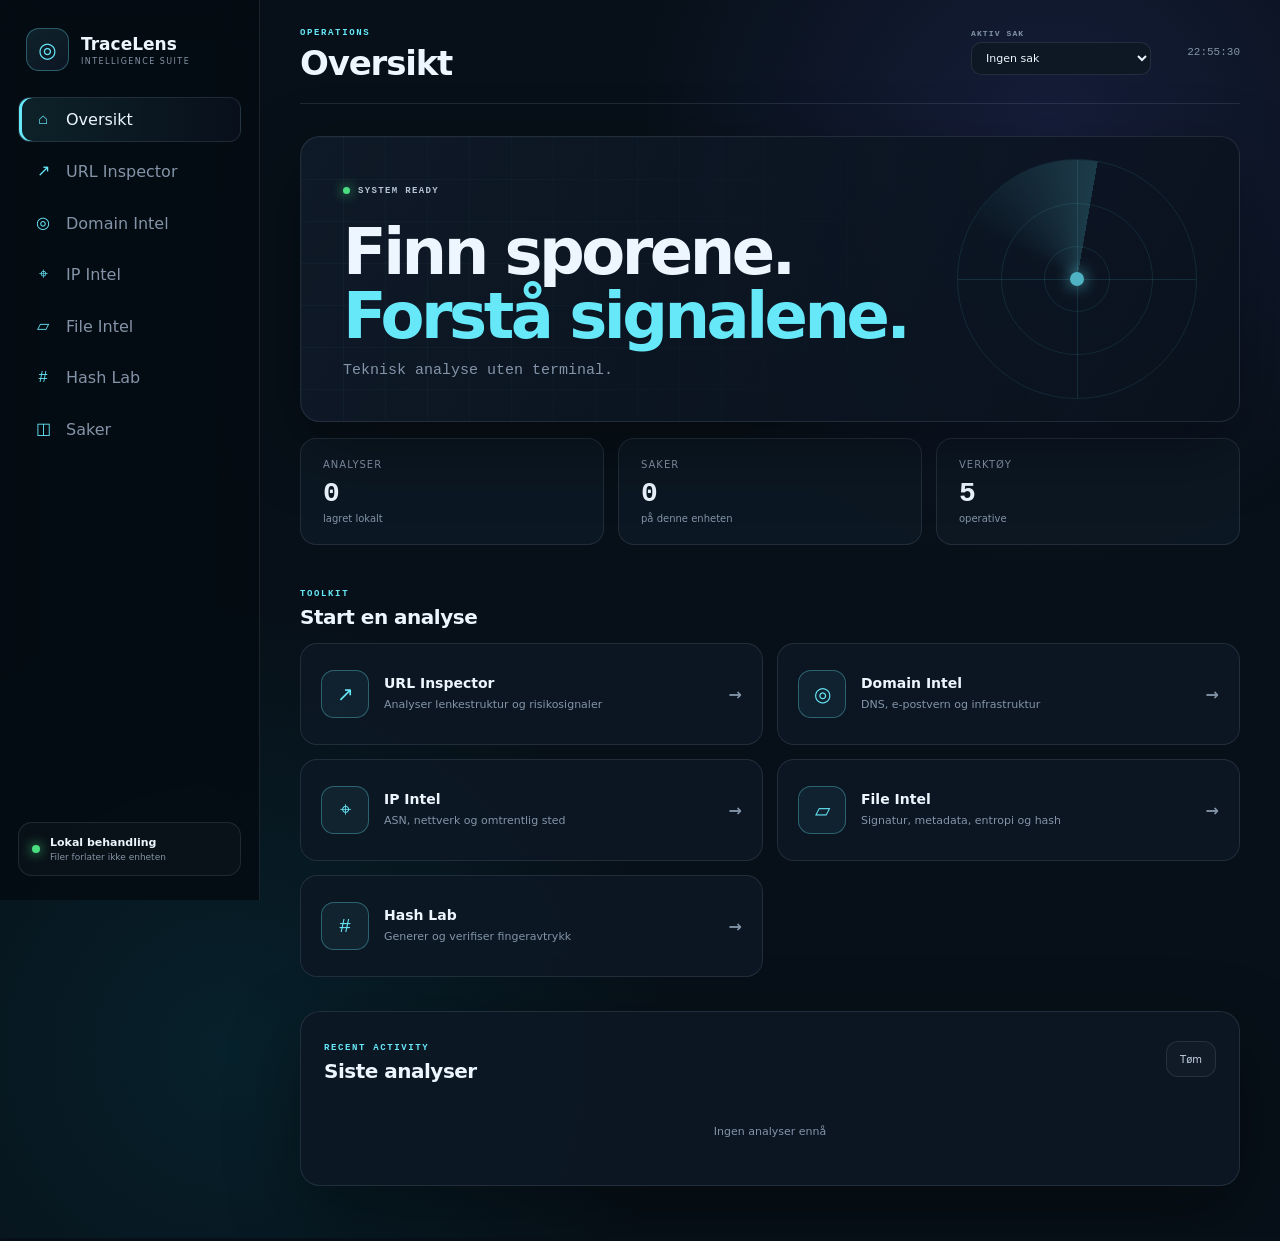
<file: index.html>
<!doctype html>
<html lang="no">
<head>
  <meta charset="UTF-8">
  <meta name="viewport" content="width=device-width, initial-scale=1, viewport-fit=cover">
  <meta name="theme-color" content="#071018">
  <meta name="description" content="TraceLens – teknisk analyse og lokal dokumentasjon.">
  <title>TraceLens</title>
  <link rel="icon" href="assets/icon.svg" type="image/svg+xml">
  <link rel="manifest" href="manifest.webmanifest">
  <link rel="stylesheet" href="styles.css">
  <link rel="stylesheet" href="reports.css">
</head>
<body>
  <div class="app-shell">
    <aside class="sidebar" id="sidebar">
      <a class="brand" href="#overview" data-view-link="overview" aria-label="TraceLens oversikt">
        <span class="brand-mark">◎</span>
        <span><strong>TraceLens</strong><small>INTELLIGENCE SUITE</small></span>
      </a>

      <nav class="main-nav" aria-label="Hovedmeny">
        <button class="nav-item active" data-view="overview"><span>⌂</span>Oversikt</button>
        <button class="nav-item" data-view="url"><span>↗</span>URL Inspector</button>
        <button class="nav-item" data-view="domain"><span>◎</span>Domain Intel</button>
        <button class="nav-item" data-view="ip"><span>⌖</span>IP Intel</button>
        <button class="nav-item" data-view="file"><span>▱</span>File Intel</button>
        <button class="nav-item" data-view="hash"><span>#</span>Hash Lab</button>
        <button class="nav-item" data-view="cases"><span>◫</span>Saker</button>
      </nav>

      <div class="privacy-note"><i></i><div><strong>Lokal behandling</strong><small>Filer forlater ikke enheten</small></div></div>
    </aside>

    <main class="main-content">
      <header class="topbar">
        <button class="menu-button" id="menuButton" aria-label="Åpne meny">☰</button>
        <div><span class="eyebrow" id="viewEyebrow">OPERATIONS</span><h1 id="viewTitle">Oversikt</h1></div>
        <div class="top-actions">
          <label class="case-select-wrap" for="activeCaseSelect"><span>AKTIV SAK</span><select id="activeCaseSelect"><option value="">Ingen sak</option></select></label>
          <div class="clock" id="clock"></div>
        </div>
      </header>

      <section class="view active" id="view-overview" data-title="Oversikt" data-eyebrow="OPERATIONS">
        <article class="hero-panel">
          <div class="hero-copy"><span class="signal-badge"><i></i>SYSTEM READY</span><h2>Finn sporene.<br><em>Forstå signalene.</em></h2><p>Teknisk analyse uten terminal.</p></div>
          <div class="radar" aria-hidden="true"><span></span><span></span><span></span><i></i></div>
        </article>
        <div class="stats-grid">
          <article class="stat-card"><span>Analyser</span><strong id="analysisCount">0</strong><small>lagret lokalt</small></article>
          <article class="stat-card"><span>Saker</span><strong id="caseCount">0</strong><small>på denne enheten</small></article>
          <article class="stat-card"><span>Verktøy</span><strong>5</strong><small>operative</small></article>
        </div>
        <div class="section-heading"><div><span class="eyebrow">TOOLKIT</span><h2>Start en analyse</h2></div></div>
        <div class="tool-grid">
          <button class="tool-card" data-open-view="url"><span class="tool-icon">↗</span><span><strong>URL Inspector</strong><small>Analyser lenkestruktur og risikosignaler</small></span><b>→</b></button>
          <button class="tool-card" data-open-view="domain"><span class="tool-icon">◎</span><span><strong>Domain Intel</strong><small>DNS, e-postvern og infrastruktur</small></span><b>→</b></button>
          <button class="tool-card" data-open-view="ip"><span class="tool-icon">⌖</span><span><strong>IP Intel</strong><small>ASN, nettverk og omtrentlig sted</small></span><b>→</b></button>
          <button class="tool-card" data-open-view="file"><span class="tool-icon">▱</span><span><strong>File Intel</strong><small>Signatur, metadata, entropi og hash</small></span><b>→</b></button>
          <button class="tool-card" data-open-view="hash"><span class="tool-icon">#</span><span><strong>Hash Lab</strong><small>Generer og verifiser fingeravtrykk</small></span><b>→</b></button>
        </div>
        <article class="panel history-panel"><div class="panel-head"><div><span class="eyebrow">RECENT ACTIVITY</span><h2>Siste analyser</h2></div><button class="ghost-button" id="clearHistoryButton">Tøm</button></div><div id="historyList" class="history-list"></div></article>
      </section>

      <section class="view" id="view-url" data-title="URL Inspector" data-eyebrow="LINK ANALYSIS">
        <article class="workspace-card">
          <form id="urlForm" class="analysis-form">
            <label for="urlInput">Nettadresse eller lenke</label>
            <div class="input-row"><div class="input-shell"><span>↗</span><input id="urlInput" placeholder="https://example.com/path" autocomplete="off" spellcheck="false" required></div><button class="primary-button" type="submit">Analyser</button></div>
            <p class="form-hint">Lenken analyseres strukturelt og åpnes ikke.</p>
          </form>
          <div id="urlResult" class="result-area empty-state"><span>↗</span><p>Ingen aktiv analyse</p></div>
        </article>
      </section>

      <section class="view" id="view-domain" data-title="Domain Intel" data-eyebrow="NETWORK INTELLIGENCE">
        <article class="workspace-card">
          <form id="domainForm" class="analysis-form">
            <label for="domainInput">Domene</label>
            <div class="input-row"><div class="input-shell"><span>◎</span><input id="domainInput" placeholder="example.com" autocomplete="off" spellcheck="false" required></div><button class="primary-button" type="submit">Slå opp</button></div>
            <p class="form-hint">Oppslaget bruker Google Public DNS.</p>
          </form>
          <div id="domainResult" class="result-area empty-state"><span>◎</span><p>Ingen aktiv analyse</p></div>
        </article>
      </section>

      <section class="view" id="view-ip" data-title="IP Intel" data-eyebrow="GEO NETWORK">
        <article class="workspace-card">
          <form id="ipForm" class="analysis-form">
            <label for="ipInput">IP-adresse</label>
            <div class="input-row"><div class="input-shell"><span>⌖</span><input id="ipInput" placeholder="8.8.8.8" autocomplete="off" spellcheck="false" required></div><button class="primary-button" type="submit">Slå opp</button></div>
            <p class="form-hint">Offentlige IP-adresser slås opp via ipwho.is. Privatadresser behandles lokalt.</p>
          </form>
          <div id="ipResult" class="result-area empty-state"><span>⌖</span><p>Ingen aktiv analyse</p></div>
        </article>
      </section>

      <section class="view" id="view-file" data-title="File Intel" data-eyebrow="LOCAL FORENSICS">
        <article class="workspace-card">
          <form id="fileForm" class="analysis-form">
            <label for="fileInput">Velg fil</label>
            <label class="drop-zone" for="fileInput"><span>＋</span><strong id="fileInputName">Slipp en fil her eller trykk for å velge</strong><small>Behandles lokalt i nettleseren</small><input id="fileInput" type="file" required></label>
            <button class="primary-button wide" type="submit">Analyser fil</button>
          </form>
          <div id="fileResult" class="result-area empty-state"><span>▱</span><p>Ingen aktiv analyse</p></div>
        </article>
      </section>

      <section class="view" id="view-hash" data-title="Hash Lab" data-eyebrow="DIGITAL FINGERPRINT">
        <article class="workspace-card">
          <div class="mode-switch"><button class="mode-button active" data-hash-mode="text" type="button">Tekst</button><button class="mode-button" data-hash-mode="file" type="button">Fil</button></div>
          <form id="hashForm" class="analysis-form">
            <div id="hashTextMode"><label for="hashText">Tekst</label><textarea id="hashText" rows="7" placeholder="Skriv eller lim inn tekst"></textarea></div>
            <div id="hashFileMode" hidden><label for="hashFile">Fil</label><label class="drop-zone compact" for="hashFile"><span>＋</span><strong id="hashFileName">Velg fil</strong><small>Behandles lokalt</small><input id="hashFile" type="file"></label></div>
            <label for="expectedHash">Forventet hash <small>(valgfritt)</small></label>
            <div class="input-shell"><span>=</span><input id="expectedHash" placeholder="Lim inn SHA-256, SHA-384 eller SHA-1" autocomplete="off" spellcheck="false"></div>
            <button class="primary-button wide" type="submit">Generer og kontroller</button>
          </form>
          <div id="hashResult" class="result-area empty-state"><span>#</span><p>Ingen aktiv analyse</p></div>
        </article>
      </section>

      <section class="view" id="view-cases" data-title="Saker" data-eyebrow="CASE MANAGEMENT">
        <div class="cases-layout">
          <article class="panel case-list-panel"><div class="panel-head"><div><span class="eyebrow">LOCAL CASES</span><h2>Dine saker</h2></div><button class="primary-button small" id="newCaseButton">Ny sak</button></div><div id="caseList" class="case-list"></div></article>
          <article class="panel case-detail-panel" id="caseDetail"><div class="empty-state tall"><span>◫</span><p>Velg eller opprett en sak</p></div></article>
        </div>
      </section>
    </main>
  </div>

  <dialog id="caseDialog" class="modal"><form method="dialog" id="caseForm"><div class="modal-head"><div><span class="eyebrow">NEW CASE</span><h2>Opprett sak</h2></div><button value="cancel" class="icon-button" aria-label="Lukk">×</button></div><label for="caseTitle">Tittel</label><input id="caseTitle" maxlength="80" placeholder="Mistenkelig e-post" required><label for="caseDescription">Beskrivelse</label><textarea id="caseDescription" rows="4" maxlength="500" placeholder="Hva undersøker du?"></textarea><div class="modal-actions"><button value="cancel" class="ghost-button">Avbryt</button><button value="default" class="primary-button" id="createCaseButton">Opprett</button></div></form></dialog>
  <div class="toast" id="toast" role="status" aria-live="polite"></div>
  <script src="app.js" defer></script>
  <script src="reports-core.js" defer></script>
  <script src="reports-ui.js" defer></script>
  <script src="reports-export.js" defer></script>
</body>
</html>
</file>
<file: styles.css>
:root{
  color-scheme:dark;--bg:#071018;--panel:#0d1824;--panel-2:#111f2e;--line:rgba(148,163,184,.16);--line-strong:rgba(103,232,249,.32);--text:#edf6ff;--muted:#8494a8;--accent:#67e8f9;--accent-2:#818cf8;--success:#4ade80;--warning:#fbbf24;--danger:#fb7185;--radius:20px;--shadow:0 24px 70px rgba(0,0,0,.35)
}
*{box-sizing:border-box}html{min-height:100%;background:var(--bg)}body{margin:0;min-height:100vh;font-family:Inter,ui-sans-serif,system-ui,-apple-system,BlinkMacSystemFont,"Segoe UI",sans-serif;color:var(--text);background:radial-gradient(circle at 82% 12%,rgba(99,102,241,.16),transparent 28%),radial-gradient(circle at 18% 85%,rgba(6,182,212,.1),transparent 30%),var(--bg)}button,input,textarea,select{font:inherit}button{color:inherit}.app-shell{display:grid;grid-template-columns:260px minmax(0,1fr);min-height:100vh}.sidebar{position:sticky;top:0;height:100vh;padding:24px 18px;display:flex;flex-direction:column;border-right:1px solid var(--line);background:rgba(5,12,19,.88);backdrop-filter:blur(20px);z-index:20}.brand{display:flex;align-items:center;gap:12px;padding:4px 8px 26px;color:inherit;text-decoration:none}.brand-mark{width:43px;height:43px;display:grid;place-items:center;border:1px solid var(--line-strong);border-radius:13px;color:var(--accent);background:linear-gradient(145deg,rgba(103,232,249,.11),rgba(129,140,248,.08));font-size:21px}.brand strong,.brand small{display:block}.brand strong{font-size:17px}.brand small{margin-top:3px;color:var(--muted);font-size:8px;letter-spacing:.18em}.main-nav{display:grid;gap:6px}.nav-item{display:flex;align-items:center;gap:13px;width:100%;padding:12px 14px;border:1px solid transparent;border-radius:12px;background:transparent;color:var(--muted);cursor:pointer;text-align:left;transition:.2s}.nav-item span{width:20px;color:var(--accent);font-family:ui-monospace,SFMono-Regular,Menlo,monospace;text-align:center}.nav-item:hover{color:var(--text);background:rgba(255,255,255,.035)}.nav-item.active{color:var(--text);border-color:var(--line);background:linear-gradient(90deg,rgba(103,232,249,.1),rgba(129,140,248,.04));box-shadow:inset 3px 0 var(--accent)}.privacy-note{margin-top:auto;padding:13px;display:flex;gap:10px;align-items:center;border:1px solid var(--line);border-radius:14px;background:rgba(255,255,255,.025)}.privacy-note i{width:8px;height:8px;border-radius:50%;background:var(--success);box-shadow:0 0 12px var(--success)}.privacy-note strong,.privacy-note small{display:block}.privacy-note strong{font-size:11px}.privacy-note small{margin-top:3px;color:var(--muted);font-size:9px}.main-content{min-width:0;padding:0 40px 52px}.topbar{min-height:104px;display:flex;align-items:center;justify-content:space-between;gap:18px;margin-bottom:32px;border-bottom:1px solid var(--line)}.topbar h1{margin:4px 0 0;font-size:clamp(25px,3vw,34px);letter-spacing:-.035em}.eyebrow{color:var(--accent);font:600 9px ui-monospace,SFMono-Regular,Menlo,monospace;letter-spacing:.18em}.top-actions{display:flex;align-items:center;gap:14px}.clock{min-width:75px;color:var(--muted);font:500 11px ui-monospace,SFMono-Regular,Menlo,monospace;text-align:right}.case-select-wrap{display:flex;flex-direction:column;gap:4px}.case-select-wrap span{color:var(--muted);font:600 8px ui-monospace,SFMono-Regular,Menlo,monospace;letter-spacing:.14em}.case-select-wrap select{width:180px;padding:8px 10px;border:1px solid var(--line);border-radius:10px;background:var(--panel);color:var(--text);font-size:11px}.menu-button{display:none;width:40px;height:40px;border:1px solid var(--line);border-radius:10px;background:var(--panel);cursor:pointer}.view{display:none;animation:reveal .24s ease}.view.active{display:block}@keyframes reveal{from{opacity:0;transform:translateY(5px)}to{opacity:1;transform:none}}.hero-panel{position:relative;min-height:270px;overflow:hidden;padding:42px;border:1px solid var(--line);border-radius:var(--radius);background:linear-gradient(118deg,rgba(15,26,40,.98),rgba(9,17,27,.78));box-shadow:var(--shadow);display:flex;align-items:center}.hero-panel:before{content:"";position:absolute;inset:0;background-image:linear-gradient(rgba(103,232,249,.035) 1px,transparent 1px),linear-gradient(90deg,rgba(103,232,249,.035) 1px,transparent 1px);background-size:42px 42px;mask-image:linear-gradient(to right,#000,transparent 85%)}.hero-copy{position:relative;z-index:2}.signal-badge{display:inline-flex;align-items:center;gap:8px;color:#b7c4d4;font:600 9px ui-monospace,SFMono-Regular,Menlo,monospace;letter-spacing:.15em}.signal-badge i{width:7px;height:7px;border-radius:50%;background:var(--success);box-shadow:0 0 12px var(--success)}.hero-copy h2{margin:22px 0 0;font-size:clamp(38px,5vw,64px);line-height:1;letter-spacing:-.055em}.hero-copy h2 em{color:var(--accent);font-style:normal}.hero-copy p{margin:14px 0 0;color:var(--muted);font:500 15px ui-monospace,SFMono-Regular,Menlo,monospace}.radar{position:absolute;right:42px;top:50%;width:240px;height:240px;transform:translateY(-50%);border:1px solid rgba(103,232,249,.14);border-radius:50%;opacity:.75}.radar:before,.radar:after{content:"";position:absolute;background:rgba(103,232,249,.16)}.radar:before{width:1px;top:0;bottom:0;left:50%}.radar:after{height:1px;left:0;right:0;top:50%}.radar span{position:absolute;border:1px solid rgba(103,232,249,.14);border-radius:50%}.radar span:nth-child(1){inset:18%}.radar span:nth-child(2){inset:36%}.radar span:nth-child(3){inset:47%;background:var(--accent);box-shadow:0 0 16px var(--accent)}.radar i{position:absolute;inset:0;border-radius:50%;background:conic-gradient(from 10deg,transparent 0 285deg,rgba(103,232,249,.25));animation:spin 5s linear infinite}@keyframes spin{to{transform:rotate(360deg)}}.stats-grid{display:grid;grid-template-columns:repeat(3,1fr);gap:14px;margin-top:16px}.stat-card{padding:20px 22px;border:1px solid var(--line);border-radius:16px;background:rgba(13,24,36,.88)}.stat-card span,.stat-card small{display:block;color:var(--muted)}.stat-card span{font-size:10px;text-transform:uppercase;letter-spacing:.1em}.stat-card strong{display:block;margin:8px 0 4px;font:600 28px ui-monospace,SFMono-Regular,Menlo,monospace}.stat-card small{font-size:10px}.section-heading{margin:36px 0 14px}.section-heading h2,.panel-head h2{margin:5px 0 0;font-size:20px;letter-spacing:-.025em}.tool-grid{display:grid;grid-template-columns:repeat(2,minmax(0,1fr));gap:14px}.tool-card{display:grid;grid-template-columns:48px 1fr auto;align-items:center;gap:15px;min-height:102px;padding:20px;border:1px solid var(--line);border-radius:17px;background:rgba(13,24,36,.9);text-align:left;cursor:pointer;transition:.2s}.tool-card:hover{transform:translateY(-2px);border-color:var(--line-strong);background:var(--panel-2)}.tool-icon{width:48px;height:48px;display:grid;place-items:center;border:1px solid var(--line-strong);border-radius:13px;color:var(--accent);background:rgba(103,232,249,.06);font:500 20px ui-monospace,SFMono-Regular,Menlo,monospace}.tool-card strong,.tool-card small{display:block}.tool-card strong{font-size:14px}.tool-card small{margin-top:6px;color:var(--muted);font-size:11px;line-height:1.4}.tool-card b{color:var(--muted)}.panel,.workspace-card{border:1px solid var(--line);border-radius:var(--radius);background:rgba(13,24,36,.9);box-shadow:var(--shadow)}.history-panel{margin-top:34px;padding:23px}.panel-head{display:flex;align-items:center;justify-content:space-between;gap:14px;margin-bottom:18px}.history-list,.case-list{display:grid;gap:8px}.history-item{display:grid;grid-template-columns:36px 1fr auto;gap:11px;align-items:center;padding:11px 12px;border-radius:11px;background:rgba(255,255,255,.025)}.history-item .history-icon{width:34px;height:34px;display:grid;place-items:center;border:1px solid var(--line);border-radius:9px;color:var(--accent)}.history-item strong,.history-item small{display:block}.history-item strong{font-size:11px;white-space:nowrap;overflow:hidden;text-overflow:ellipsis}.history-item small,.history-time{color:var(--muted);font-size:9px}.history-item small{margin-top:4px}.history-empty{padding:24px 0;color:var(--muted);font-size:11px;text-align:center}.workspace-card{position:relative;max-width:1060px;min-height:520px;margin:0 auto;padding:30px;overflow:hidden}.analysis-form>label,.analysis-form>div>label{display:block;margin:0 0 10px;color:#b8c5d4;font-size:11px;font-weight:650}.analysis-form label small{color:var(--muted);font-weight:400}.input-row{display:grid;grid-template-columns:minmax(0,1fr) auto;gap:10px}.input-shell{min-height:52px;display:flex;align-items:center;gap:12px;padding:0 14px;border:1px solid var(--line);border-radius:13px;background:rgba(3,9,15,.48);transition:.2s}.input-shell:focus-within{border-color:rgba(103,232,249,.55);box-shadow:0 0 0 3px rgba(103,232,249,.06)}.input-shell span{color:var(--accent);font-family:ui-monospace,SFMono-Regular,Menlo,monospace}.input-shell input{width:100%;border:0;outline:0;background:transparent;color:var(--text);font:13px ui-monospace,SFMono-Regular,Menlo,monospace}.input-shell input::placeholder,textarea::placeholder{color:#536276}.primary-button,.ghost-button,.icon-button{border-radius:12px;cursor:pointer;transition:.18s}.primary-button{min-height:52px;padding:0 21px;border:1px solid rgba(103,232,249,.38);background:linear-gradient(135deg,rgba(34,211,238,.2),rgba(99,102,241,.23));font-weight:700}.primary-button:hover{transform:translateY(-1px);border-color:rgba(103,232,249,.7)}.primary-button:disabled{opacity:.5;cursor:wait;transform:none}.primary-button.wide{width:100%;margin-top:14px}.primary-button.small{min-height:38px;padding:0 14px;font-size:11px}.ghost-button{min-height:36px;padding:0 13px;border:1px solid var(--line);background:rgba(255,255,255,.025);color:#c6d3e2;font-size:10px}.ghost-button:hover{border-color:var(--line-strong)}.icon-button{width:38px;height:38px;border:1px solid var(--line);background:rgba(255,255,255,.025);font-size:20px}.form-hint{margin:10px 0 0;color:var(--muted);font-size:10px}.result-area{min-height:330px;margin-top:28px;padding-top:28px;border-top:1px solid var(--line)}.empty-state{display:grid;place-items:center;align-content:center;gap:10px;color:var(--muted);text-align:center}.empty-state>span{font:300 42px ui-monospace,SFMono-Regular,Menlo,monospace;color:#425369}.empty-state p{margin:0;font-size:11px}.empty-state.tall{min-height:400px}.loading-state{min-height:250px;display:grid;place-items:center;align-content:center;gap:14px;color:var(--muted);font:600 10px ui-monospace,SFMono-Regular,Menlo,monospace;letter-spacing:.15em}.loader{width:36px;height:36px;border:2px solid rgba(103,232,249,.14);border-top-color:var(--accent);border-radius:50%;animation:spin .8s linear infinite}.error-panel{padding:18px;border:1px solid rgba(251,113,133,.24);border-radius:14px;background:rgba(251,113,133,.055)}.error-panel strong{color:var(--danger);font-size:12px}.error-panel p{margin:8px 0 0;color:#c6d0dd;font-size:11px;line-height:1.5}.result-header{display:flex;align-items:flex-start;justify-content:space-between;gap:16px;margin-bottom:18px}.result-target span{color:var(--muted);font:600 8px ui-monospace,SFMono-Regular,Menlo,monospace;letter-spacing:.16em}.result-target h2{margin:6px 0 0;font-size:clamp(19px,3vw,28px);word-break:break-word}.status-pill{display:inline-flex;align-items:center;gap:6px;padding:7px 10px;border:1px solid var(--line);border-radius:999px;font:700 9px ui-monospace,SFMono-Regular,Menlo,monospace;letter-spacing:.08em}.status-pill.low{color:var(--success);border-color:rgba(74,222,128,.24);background:rgba(74,222,128,.06)}.status-pill.medium{color:var(--warning);border-color:rgba(251,191,36,.25);background:rgba(251,191,36,.06)}.status-pill.high{color:var(--danger);border-color:rgba(251,113,133,.25);background:rgba(251,113,133,.06)}.result-actions{display:flex;flex-wrap:wrap;gap:8px;margin:0 0 18px}.data-grid{display:grid;grid-template-columns:repeat(2,minmax(0,1fr));gap:10px}.data-card{min-width:0;padding:15px;border:1px solid var(--line);border-radius:13px;background:rgba(3,9,15,.34)}.data-card.wide{grid-column:1/-1}.data-card span{display:block}.data-label{color:var(--muted);font-size:9px;text-transform:uppercase;letter-spacing:.1em}.data-value{margin-top:7px;color:#e7f1fb;font:500 11px/1.55 ui-monospace,SFMono-Regular,Menlo,monospace;word-break:break-word}.finding-list,.record-groups,.hash-list{display:grid;gap:9px;margin-top:16px}.finding{display:grid;grid-template-columns:10px 1fr;gap:11px;padding:13px;border:1px solid var(--line);border-radius:12px;background:rgba(255,255,255,.02)}.finding i{width:8px;height:8px;margin-top:4px;border-radius:50%;background:var(--success)}.finding.warn i{background:var(--warning)}.finding.danger i{background:var(--danger)}.finding strong,.finding small{display:block}.finding strong{font-size:11px}.finding small{margin-top:5px;color:var(--muted);font-size:10px;line-height:1.45}.record-group{margin-top:15px;border:1px solid var(--line);border-radius:13px;overflow:hidden}.record-title{display:flex;justify-content:space-between;padding:11px 13px;background:rgba(255,255,255,.025);font:700 10px ui-monospace,SFMono-Regular,Menlo,monospace}.record-title span{color:var(--accent)}.record-row{display:grid;grid-template-columns:86px minmax(0,1fr);gap:12px;padding:11px 13px;border-top:1px solid var(--line);font:10px/1.5 ui-monospace,SFMono-Regular,Menlo,monospace}.record-row small{color:var(--muted)}.record-row code{word-break:break-all;color:#dce9f6}.hash-row{display:grid;grid-template-columns:70px minmax(0,1fr) auto;gap:10px;align-items:center;padding:12px;border:1px solid var(--line);border-radius:12px;background:rgba(3,9,15,.34)}.hash-row>span{color:var(--muted);font-size:9px}.hash-row code{overflow:hidden;text-overflow:ellipsis;color:#dce9f6;font-size:9px}.copy-button{width:32px;height:32px;border:1px solid var(--line);border-radius:9px;background:rgba(255,255,255,.025);cursor:pointer}.match-banner{margin:14px 0;padding:13px;border:1px solid rgba(74,222,128,.22);border-radius:12px;background:rgba(74,222,128,.06);color:var(--success);font-size:11px}.match-banner.no{border-color:rgba(251,113,133,.22);background:rgba(251,113,133,.06);color:var(--danger)}textarea,.modal input,.modal textarea{width:100%;padding:13px;border:1px solid var(--line);border-radius:12px;outline:0;background:rgba(3,9,15,.5);color:var(--text);resize:vertical}.analysis-form textarea{margin-bottom:14px}.drop-zone{min-height:170px;display:grid;place-items:center;align-content:center;gap:7px;padding:24px;border:1px dashed rgba(103,232,249,.32);border-radius:16px;background:rgba(103,232,249,.025);cursor:pointer;text-align:center}.drop-zone.compact{min-height:120px}.drop-zone.dragover{border-color:var(--accent);background:rgba(103,232,249,.07)}.drop-zone>span{color:var(--accent);font-size:28px}.drop-zone strong{font-size:12px}.drop-zone small{color:var(--muted);font-size:10px}.drop-zone input{display:none}.mode-switch{display:inline-flex;margin-bottom:20px;padding:4px;border:1px solid var(--line);border-radius:12px;background:rgba(3,9,15,.35)}.mode-button{padding:8px 16px;border:0;border-radius:9px;background:transparent;color:var(--muted);cursor:pointer;font-size:10px}.mode-button.active{background:rgba(103,232,249,.1);color:var(--text)}.cases-layout{display:grid;grid-template-columns:minmax(280px,.8fr) minmax(0,1.6fr);gap:16px}.case-list-panel,.case-detail-panel{min-height:560px;padding:22px}.case-item{padding:14px;border:1px solid var(--line);border-radius:12px;background:rgba(255,255,255,.02);cursor:pointer;transition:.18s}.case-item:hover,.case-item.active{border-color:var(--line-strong);background:rgba(103,232,249,.045)}.case-item strong,.case-item small{display:block}.case-item strong{font-size:12px}.case-item small{margin-top:6px;color:var(--muted);font-size:9px}.case-meta{display:flex;gap:8px;flex-wrap:wrap;margin-top:10px}.case-meta span{padding:4px 7px;border-radius:999px;background:rgba(255,255,255,.04);color:var(--muted);font-size:8px}.case-description{color:#afbdcd;font-size:11px;line-height:1.55}.case-tools{display:flex;flex-wrap:wrap;gap:8px;margin:16px 0}.case-notes label{display:block;margin-bottom:8px;color:var(--muted);font-size:10px}.finding-card{position:relative;padding:14px 42px 14px 14px;border:1px solid var(--line);border-radius:12px;background:rgba(255,255,255,.02)}.finding-card+ .finding-card{margin-top:8px}.finding-card strong,.finding-card small{display:block}.finding-card strong{font-size:11px}.finding-card small{margin-top:5px;color:var(--muted);font-size:9px}.remove-finding{position:absolute;right:8px;top:8px;width:28px;height:28px;border:0;border-radius:8px;background:transparent;color:var(--muted);cursor:pointer}.remove-finding:hover{background:rgba(251,113,133,.08);color:var(--danger)}.modal{width:min(520px,calc(100% - 28px));padding:0;border:1px solid var(--line);border-radius:20px;background:#0d1824;color:var(--text);box-shadow:0 30px 100px rgba(0,0,0,.58)}.modal::backdrop{background:rgba(2,6,10,.72);backdrop-filter:blur(5px)}.modal form{padding:24px}.modal-head{display:flex;justify-content:space-between;align-items:flex-start;margin-bottom:20px}.modal-head h2{margin:5px 0 0}.modal label{display:block;margin:14px 0 8px;color:#b8c5d4;font-size:11px}.modal-actions{display:flex;justify-content:flex-end;gap:8px;margin-top:20px}.toast{position:fixed;left:50%;bottom:24px;z-index:100;transform:translate(-50%,20px);padding:10px 14px;border:1px solid var(--line-strong);border-radius:11px;background:#102131;color:#eaf6ff;font-size:10px;opacity:0;pointer-events:none;transition:.2s}.toast.show{opacity:1;transform:translate(-50%,0)}
@media(max-width:900px){.app-shell{grid-template-columns:1fr}.sidebar{position:fixed;left:0;top:0;width:270px;transform:translateX(-105%);transition:.22s;box-shadow:30px 0 80px rgba(0,0,0,.4)}.sidebar.open{transform:none}.main-content{padding:0 20px 38px}.menu-button{display:block}.topbar{min-height:86px;margin-bottom:22px}.clock{display:none}.hero-panel{padding:30px;min-height:250px}.radar{right:-80px;opacity:.35}.cases-layout{grid-template-columns:1fr}.case-list-panel,.case-detail-panel{min-height:auto}}
@media(max-width:620px){.main-content{padding:0 14px 32px}.topbar{gap:10px}.topbar h1{font-size:23px}.case-select-wrap{display:none}.hero-panel{padding:26px 22px}.hero-copy h2{font-size:37px}.stats-grid{grid-template-columns:1fr}.tool-grid{grid-template-columns:1fr}.workspace-card{padding:20px;min-height:500px}.input-row{grid-template-columns:1fr}.input-row .primary-button{width:100%}.data-grid{grid-template-columns:1fr}.data-card.wide{grid-column:auto}.result-header{flex-direction:column}.hash-row{grid-template-columns:1fr auto}.hash-row>span{grid-column:1/-1}.hash-row code{white-space:normal;word-break:break-all}.record-row{grid-template-columns:1fr}.panel-head{align-items:flex-start}}
</file>
<file: reports.css>
.explanation-report{margin:0 0 20px;padding:20px;border:1px solid rgba(74,222,128,.22);border-left:4px solid var(--success);border-radius:16px;background:linear-gradient(135deg,rgba(74,222,128,.07),rgba(3,9,15,.28))}.explanation-report.medium{border-color:rgba(251,191,36,.22);border-left-color:var(--warning);background:linear-gradient(135deg,rgba(251,191,36,.07),rgba(3,9,15,.28))}.explanation-report.high{border-color:rgba(251,113,133,.24);border-left-color:var(--danger);background:linear-gradient(135deg,rgba(251,113,133,.075),rgba(3,9,15,.28))}.report-heading{display:flex;align-items:flex-start;justify-content:space-between;gap:14px}.report-heading span,.technical-heading span{display:block;color:var(--accent);font:700 8px ui-monospace,SFMono-Regular,Menlo,monospace;letter-spacing:.16em}.report-heading h3{margin:5px 0 0;font-size:18px;letter-spacing:-.02em}.report-summary{margin:16px 0;color:#edf6ff;font-size:14px;line-height:1.65}.report-columns{display:grid;grid-template-columns:repeat(2,minmax(0,1fr));gap:12px}.report-columns>div{padding:14px;border:1px solid var(--line);border-radius:12px;background:rgba(3,9,15,.28)}.report-columns h4{margin:0 0 9px;font-size:11px}.report-columns ul,.report-limitations ul{margin:0;padding-left:18px;color:#b8c7d8;font-size:11px;line-height:1.6}.report-columns li+li,.report-limitations li+li{margin-top:6px}.report-limitations{margin-top:12px;padding:12px 14px;border:1px solid var(--line);border-radius:12px;background:rgba(3,9,15,.22)}.report-limitations summary{cursor:pointer;color:#aebdce;font-size:10px;font-weight:700}.report-limitations ul{margin-top:10px}.technical-heading{display:flex;align-items:end;justify-content:space-between;gap:12px;margin:24px 0 10px;padding-top:18px;border-top:1px solid var(--line)}.technical-heading small{color:var(--muted);font-size:9px}@media(max-width:620px){.explanation-report{padding:16px}.report-heading{flex-direction:column}.report-columns{grid-template-columns:1fr}.report-heading .ghost-button{width:100%}.technical-heading{align-items:flex-start;flex-direction:column;gap:4px}}
</file>
